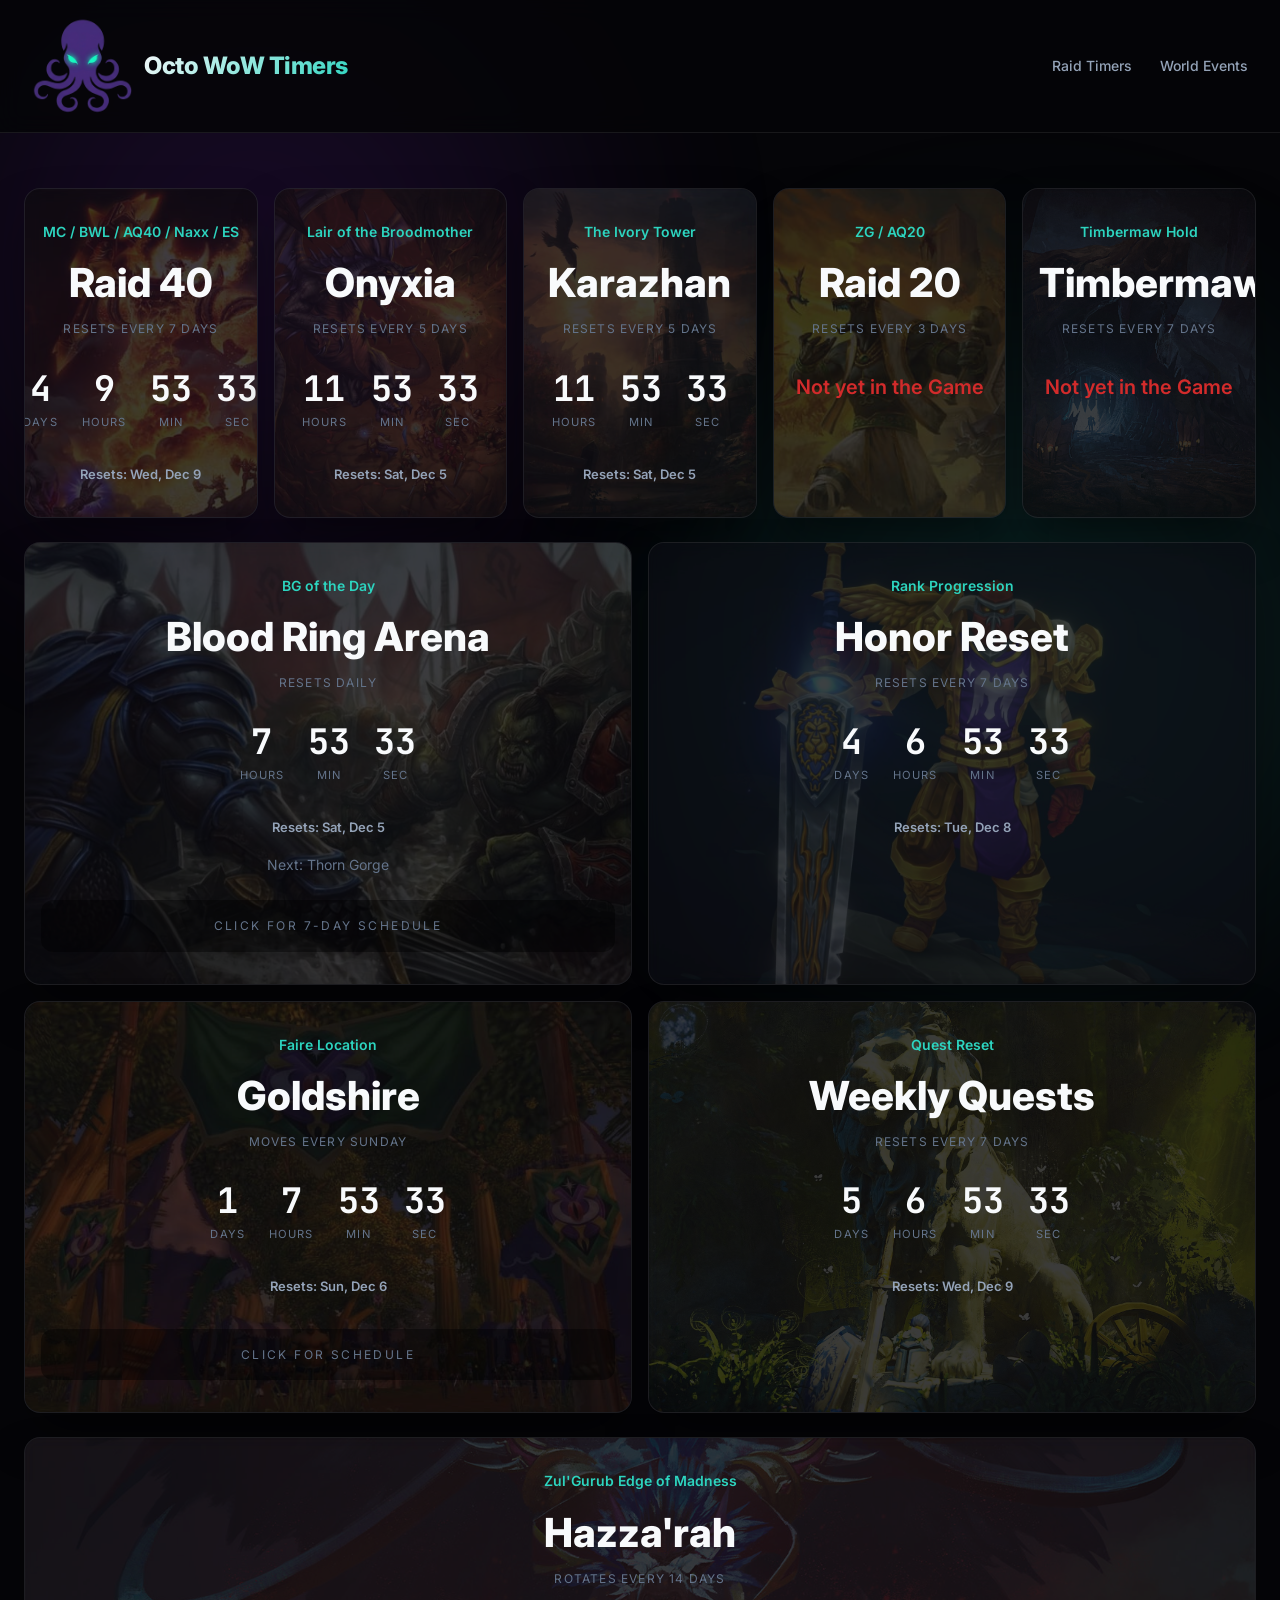
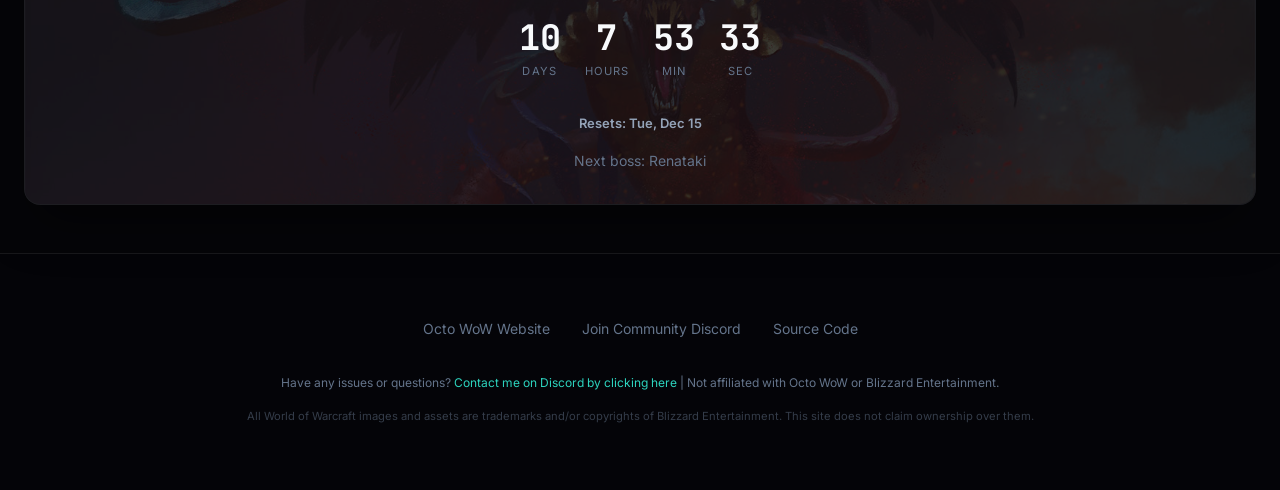
<file: index.html>
<!DOCTYPE html>
<html lang="en">

<head>
    <meta charset="UTF-8">
    <meta name="viewport" content="width=device-width, initial-scale=1.0">
    <title>Octo WoW Timers | Raid & BG Countdowns</title>
    <meta name="description"
        content="A lightweight countdown site for raid resets, battleground rotations, and world events on Octo WoW. Stay ahead of the reset.">
    <link rel="stylesheet" href="style.css">
    <link rel="icon" type="image/png" href="assets/logo.png">
    <link rel="preconnect" href="https://fonts.googleapis.com">
    <link rel="preconnect" href="https://fonts.gstatic.com" crossorigin>
    <link
        href="https://fonts.googleapis.com/css2?family=Inter:wght@400;500;600;700;800;900&family=JetBrains+Mono:wght@700&display=swap"
        rel="stylesheet">
</head>

<body>
    <header>
        <div class="header-content">
            <a href="index.html" style="text-decoration: none; color: inherit;">
                <div style="display: flex; align-items: center; gap: 0.75rem;">
                    <img src="assets/logo.png" alt="Octo WoW" style="width: 100px; height: 100px; border-radius: 8px;">
                    <h1>Octo WoW Timers</h1>
                </div>
            </a>
            <nav class="nav-links">
                <a href="#raid-timers">Raid Timers</a>
                <a href="#world-events" style="margin-left: 1.5rem;">World Events</a>
            </nav>
        </div>
    </header>

    <main>
        <div class="timer-grid" id="raid-timers">
            <!-- Raid 40 -->
            <div class="timer-card">
                <img src="assets/mc.jpg" alt="Raid 40">
                <div class="card-content">
                    <div class="subtitle">MC / BWL / AQ40 / Naxx / ES</div>
                    <h3>Raid 40</h3>
                    <div class="reset-info">Resets every 7 days</div>
                    <div class="countdown" id="raid40-timer">
                        <div class="countdown-item"><span class="countdown-value">0</span><span
                                class="countdown-label">Days</span></div>
                        <div class="countdown-item"><span class="countdown-value">0</span><span
                                class="countdown-label">Hours</span></div>
                        <div class="countdown-item"><span class="countdown-value">0</span><span
                                class="countdown-label">Min</span></div>
                        <div class="countdown-item"><span class="countdown-value">0</span><span
                                class="countdown-label">Sec</span></div>
                    </div>
                    <div class="reset-date" id="raid40-date">Resets: -- ---</div>
                </div>
            </div>

            <!-- Onyxia -->
            <div class="timer-card">
                <img src="assets/ony.jpg" alt="Onyxia">
                <div class="card-content">
                    <div class="subtitle">Lair of the Broodmother</div>
                    <h3>Onyxia</h3>
                    <div class="reset-info">Resets every 5 days</div>
                    <div class="countdown" id="onyxia-timer">
                        <div class="countdown-item"><span class="countdown-value">0</span><span
                                class="countdown-label">Days</span></div>
                        <div class="countdown-item"><span class="countdown-value">0</span><span
                                class="countdown-label">Hours</span></div>
                        <div class="countdown-item"><span class="countdown-value">0</span><span
                                class="countdown-label">Min</span></div>
                        <div class="countdown-item"><span class="countdown-value">0</span><span
                                class="countdown-label">Sec</span></div>
                    </div>
                    <div class="reset-date" id="onyxia-date">Resets: -- ---</div>
                </div>
            </div>

            <!-- Karazhan -->
            <div class="timer-card">
                <img src="assets/kara.jpg" alt="Karazhan">
                <div class="card-content">
                    <div class="subtitle">The Ivory Tower</div>
                    <h3>Karazhan</h3>
                    <div class="reset-info">Resets every 5 days</div>
                    <div class="countdown" id="karazhan-timer">
                        <div class="countdown-item"><span class="countdown-value">0</span><span
                                class="countdown-label">Days</span></div>
                        <div class="countdown-item"><span class="countdown-value">0</span><span
                                class="countdown-label">Hours</span></div>
                        <div class="countdown-item"><span class="countdown-value">0</span><span
                                class="countdown-label">Min</span></div>
                        <div class="countdown-item"><span class="countdown-value">0</span><span
                                class="countdown-label">Sec</span></div>
                    </div>
                    <div class="reset-date" id="karazhan-date">Resets: -- ---</div>
                </div>
            </div>

            <!-- Raid 20 -->
            <div class="timer-card">
                <img src="assets/aq20.jpg" alt="Raid 20">
                <div class="card-content">
                    <div class="subtitle">ZG / AQ20</div>
                    <h3>Raid 20</h3>
                    <div class="reset-info">Resets every 3 days</div>
                    <div class="countdown" id="raid20-timer">
                        <div class="countdown-item"><span class="countdown-value">0</span><span
                                class="countdown-label">Days</span></div>
                        <div class="countdown-item"><span class="countdown-value">0</span><span
                                class="countdown-label">Hours</span></div>
                        <div class="countdown-item"><span class="countdown-value">0</span><span
                                class="countdown-label">Min</span></div>
                        <div class="countdown-item"><span class="countdown-value">0</span><span
                                class="countdown-label">Sec</span></div>
                    </div>
                    <div class="reset-date" id="raid20-date">Resets: -- ---</div>
                </div>
            </div>

            <!-- Timbermaw Hold -->
            <div class="timer-card">
                <img src="assets/tmhold.jpg" alt="Timbermaw">
                <div class="card-content">
                    <div class="subtitle">Timbermaw Hold</div>
                    <h3>Timbermaw</h3>
                    <div class="reset-info">Resets every 7 days</div>
                    <div class="countdown" id="timbermaw-timer">
                        <div class="countdown-item"><span class="countdown-value">0</span><span
                                class="countdown-label">Days</span></div>
                        <div class="countdown-item"><span class="countdown-value">0</span><span
                                class="countdown-label">Hours</span></div>
                        <div class="countdown-item"><span class="countdown-value">0</span><span
                                class="countdown-label">Min</span></div>
                        <div class="countdown-item"><span class="countdown-value">0</span><span
                                class="countdown-label">Sec</span></div>
                    </div>
                    <div class="reset-date" id="timbermaw-date">Resets: -- ---</div>
                </div>
            </div>
        </div>

        <div class="timer-grid wide-grid" id="world-events">
            <!-- Battleground -->
            <a href="bg-schedule.html" class="timer-card schedule-card">
                <img src="assets/pvp.jpg" alt="Battleground">
                <div class="card-content">
                    <div class="subtitle">BG of the Day</div>
                    <h3 id="bg-name">Loading...</h3>
                    <div class="reset-info">Resets Daily</div>
                    <div class="countdown" id="bg-timer">
                        <div class="countdown-item"><span class="countdown-value">0</span><span
                                class="countdown-label">Hours</span></div>
                        <div class="countdown-item"><span class="countdown-value">0</span><span
                                class="countdown-label">Min</span></div>
                        <div class="countdown-item"><span class="countdown-value">0</span><span
                                class="countdown-label">Sec</span></div>
                    </div>
                    <div class="reset-date" id="bg-date">Resets: -- ---</div>
                    <div id="bg-next" style="margin-top: 1rem; color: var(--text-muted); font-size: 0.875rem;">Next: ...
                    </div>
                    <div class="schedule-footer">Click for 7-day schedule</div>
                </div>
            </a>

            <!-- Honor Reset -->
            <div class="timer-card">
                <img src="assets/honorreset.jpeg" alt="Honor Reset">
                <div class="card-content">
                    <div class="subtitle">Rank Progression</div>
                    <h3>Honor Reset</h3>
                    <div class="reset-info">Resets every 7 days</div>
                    <div class="countdown" id="honor-timer">
                        <div class="countdown-item"><span class="countdown-value">0</span><span
                                class="countdown-label">Days</span></div>
                        <div class="countdown-item"><span class="countdown-value">0</span><span
                                class="countdown-label">Hours</span></div>
                        <div class="countdown-item"><span class="countdown-value">0</span><span
                                class="countdown-label">Min</span></div>
                        <div class="countdown-item"><span class="countdown-value">0</span><span
                                class="countdown-label">Sec</span></div>
                    </div>
                    <div class="reset-date" id="honor-date">Resets: -- ---</div>
                </div>
            </div>

            <!-- Darkmoon Faire -->
            <a href="dmf-schedule.html" class="timer-card schedule-card">
                <img src="assets/darkmoon.webp" alt="Darkmoon Faire">
                <div class="card-content">
                    <div class="subtitle">Faire Location</div>
                    <h3 id="dmf-name">Loading...</h3>
                    <div class="reset-info">Moves every Sunday</div>
                    <div class="countdown" id="dmf-timer">
                        <div class="countdown-item"><span class="countdown-value">0</span><span
                                class="countdown-label">Days</span></div>
                        <div class="countdown-item"><span class="countdown-value">0</span><span
                                class="countdown-label">Hours</span></div>
                        <div class="countdown-item"><span class="countdown-value">0</span><span
                                class="countdown-label">Min</span></div>
                        <div class="countdown-item"><span class="countdown-value">0</span><span
                                class="countdown-label">Sec</span></div>
                    </div>
                    <div class="reset-date" id="dmf-date">Resets: -- ---</div>
                    <div class="schedule-footer" style="margin-top: 2rem;">Click for schedule</div>
                </div>
            </a>

            <!-- Weekly Quests -->
            <div class="timer-card">
                <img src="assets/questsreset.jpg" alt="Weekly Quests">
                <div class="card-content">
                    <div class="subtitle">Quest Reset</div>
                    <h3>Weekly Quests</h3>
                    <div class="reset-info">Resets every 7 days</div>
                    <div class="countdown" id="weeklyQuests-timer">
                        <div class="countdown-item"><span class="countdown-value">0</span><span
                                class="countdown-label">Days</span></div>
                        <div class="countdown-item"><span class="countdown-value">0</span><span
                                class="countdown-label">Hours</span></div>
                        <div class="countdown-item"><span class="countdown-value">0</span><span
                                class="countdown-label">Min</span></div>
                        <div class="countdown-item"><span class="countdown-value">0</span><span
                                class="countdown-label">Sec</span></div>
                    </div>
                    <div class="reset-date" id="weeklyQuests-date">Resets: -- ---</div>
                </div>
            </div>
        </div>

        <!-- Edge of Madness -->
        <div class="timer-grid" style="margin-top: 1.5rem;">
            <div class="timer-card" style="grid-column: 1 / -1;">
                <img src="assets/eom.jpg" alt="Edge of Madness">
                <div class="card-content">
                    <div class="subtitle">Zul'Gurub Edge of Madness</div>
                    <h3 id="eom-name">Loading...</h3>
                    <div class="reset-info">Rotates every 14 days</div>
                    <div class="countdown" id="eom-timer">
                        <div class="countdown-item"><span class="countdown-value">0</span><span
                                class="countdown-label">Days</span></div>
                        <div class="countdown-item"><span class="countdown-value">0</span><span
                                class="countdown-label">Hours</span></div>
                        <div class="countdown-item"><span class="countdown-value">0</span><span
                                class="countdown-label">Min</span></div>
                        <div class="countdown-item"><span class="countdown-value">0</span><span
                                class="countdown-label">Sec</span></div>
                    </div>
                    <div class="reset-date" id="eom-date">Resets: -- ---</div>
                    <div id="eom-next" style="margin-top: 1rem; color: var(--text-muted); font-size: 0.875rem;">Next
                        boss: ...</div>
                </div>
            </div>
        </div>
    </main>

    <footer>
        <div class="footer-links">
            <a href="https://octowow.st" target="_blank">Octo WoW Website</a>
            <a href="https://discord.gg/octowowfans" target="_blank">Join Community Discord</a>
            <a href="https://github.com/witchysofia/octotimers" target="_blank">Source Code</a>
        </div>
        <div class="footer-bottom">
            <p>Have any issues or questions? <a href="https://discordapp.com/users/234861338432765952" target="_blank">Contact me on Discord by clicking here</a> | Not affiliated with Octo WoW or Blizzard Entertainment.</p>
            <p style="opacity: 0.5; font-size: 0.7rem; max-width: 800px;">
                All World of Warcraft images and assets are trademarks and/or copyrights of Blizzard Entertainment. This site does not claim ownership over them.
            </p>
        </div>
    </footer>

    <script src="script.js"></script>
</body>

</html>
</file>
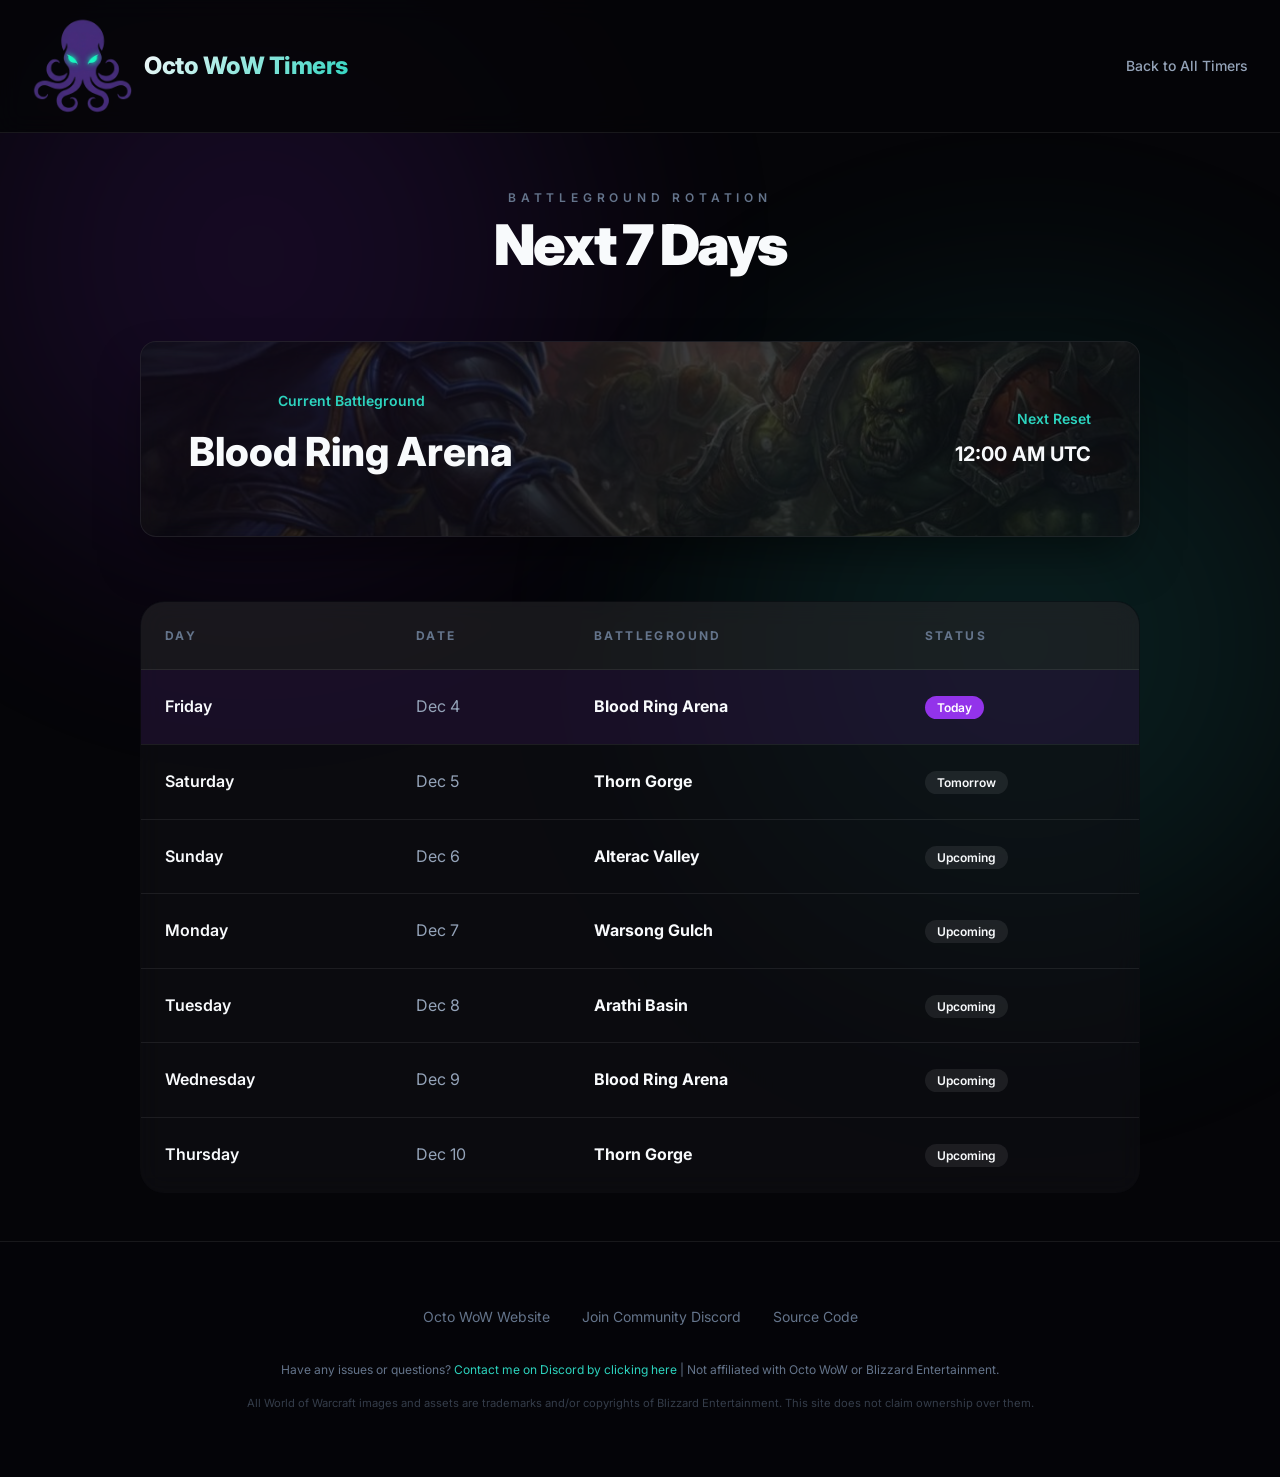
<file: bg-schedule.html>
<!DOCTYPE html>
<html lang="en">

<head>
    <meta charset="UTF-8">
    <meta name="viewport" content="width=device-width, initial-scale=1.0">
    <title>Battleground Schedule | Octo WoW Timers</title>
    <link rel="stylesheet" href="style.css">
    <link rel="icon" type="image/png" href="assets/logo.png">
    <link
        href="https://fonts.googleapis.com/css2?family=Inter:wght@400;500;600;700;800;900&family=JetBrains+Mono:wght@700&display=swap"
        rel="stylesheet">
    <style>
        .schedule-table {
            width: 100%;
            max-width: 1000px;
            background: var(--card-bg);
            backdrop-filter: blur(12px);
            border: 1px solid var(--glass-border);
            border-radius: 1.5rem;
            overflow: hidden;
            margin-top: 2rem;
            border-collapse: collapse;
        }

        .schedule-table th,
        .schedule-table td {
            padding: 1.5rem;
            text-align: left;
            border-bottom: 1px solid var(--glass-border);
        }

        .schedule-table th {
            background: rgba(255, 255, 255, 0.05);
            font-size: 0.75rem;
            text-transform: uppercase;
            letter-spacing: 0.2em;
            color: var(--text-muted);
        }

        .schedule-table tr:last-child td {
            border-bottom: none;
        }

        .current-day {
            background: rgba(147, 51, 234, 0.1);
        }

        .status-badge {
            padding: 0.25rem 0.75rem;
            border-radius: 2rem;
            font-size: 0.75rem;
            font-weight: 600;
            background: var(--glass-border);
        }

        .status-today {
            background: var(--accent-purple);
            color: white;
        }
    </style>
</head>

<body>
    <header>
        <div class="header-content">
            <a href="index.html" style="text-decoration: none; color: inherit;">
                <div style="display: flex; align-items: center; gap: 0.75rem;">
                    <img src="assets/logo.png" alt="Octo WoW" style="width: 100px; height: 100px; border-radius: 8px;">
                    <h1>Octo WoW Timers</h1>
                </div>
            </a>
            <nav class="nav-links">
                <a href="index.html">Back to All Timers</a>
            </nav>
        </div>
    </header>

    <main>
        <section class="hero">
            <p>Battleground Rotation</p>
            <h2>Next 7 Days</h2>
        </section>

        <div class="timer-card" style="max-width: 1000px; width: 100%; margin-bottom: 2rem; padding: 3rem;">
            <img src="assets/pvp.jpg" alt="PVP">
            <div class="card-content"
                style="display: flex; justify-content: space-between; align-items: center; flex-wrap: wrap; gap: 2rem;">
                <div>
                    <div class="subtitle">Current Battleground</div>
                    <h3 id="current-bg">Loading...</h3>
                </div>
                <div style="text-align: right;">
                    <div class="subtitle">Next Reset</div>
                    <div id="next-reset-time" style="font-weight: 700; font-size: 1.25rem;">--:--:--</div>
                </div>
            </div>
        </div>

        <table class="schedule-table">
            <thead>
                <tr>
                    <th>Day</th>
                    <th>Date</th>
                    <th>Battleground</th>
                    <th>Status</th>
                </tr>
            </thead>
            <tbody id="schedule-body">
                <!-- Populated by JS -->
            </tbody>
        </table>
    </main>

    <footer>
        <div class="footer-links">
            <a href="https://octowow.st" target="_blank">Octo WoW Website</a>
            <a href="https://discord.gg/octowowfans" target="_blank">Join Community Discord</a>
            <a href="https://github.com/witchysofia/octotimers" target="_blank">Source Code</a>
        </div>
        <div class="footer-bottom">
            <p>Have any issues or questions? <a href="https://discordapp.com/users/234861338432765952" target="_blank">Contact me on Discord by clicking here</a> | Not affiliated with Octo WoW or Blizzard Entertainment.</p>
            <p style="opacity: 0.5; font-size: 0.7rem; max-width: 800px;">
                All World of Warcraft images and assets are trademarks and/or copyrights of Blizzard Entertainment. This site does not claim ownership over them.
            </p>
        </div>
    </footer>
    <script>
        const REFERENCE_BG = '13/10/2023 00:00:00';
        const BG_ROTATION = ['Alterac Valley', 'Warsong Gulch', 'Arathi Basin', 'Blood Ring Arena', 'Thorn Gorge'];

        function parseDate(str) {
            const [date, time] = str.split(' ');
            const [d, m, y] = date.split('/').map(Number);
            const [hh, mm, ss] = time.split(':').map(Number);
            return Date.UTC(y, m - 1, d, hh, mm, ss);
        }

        function getRotationIndexForDate(timestamp) {
            const refTime = parseDate(REFERENCE_BG);
            const dayMs = 24 * 60 * 60 * 1000;
            const daysSince = Math.floor((timestamp - refTime) / dayMs);
            return ((daysSince % BG_ROTATION.length) + BG_ROTATION.length) % BG_ROTATION.length;
        }

        function renderSchedule() {
            const now = new Date();
            const startUtc = Date.UTC(now.getUTCFullYear(), now.getUTCMonth(), now.getUTCDate());
            const tbody = document.getElementById('schedule-body');
            const currentBgEl = document.getElementById('current-bg');
            const nextResetEl = document.getElementById('next-reset-time');

            // Next Reset (Daily)
            const dayMs = 24 * 60 * 60 * 1000;
            const nextResetTs = startUtc + dayMs;
            nextResetEl.textContent = new Date(nextResetTs).toLocaleTimeString(undefined, { hour: '2-digit', minute: '2-digit', timeZoneName: 'short' });

            let html = '';
            for (let i = 0; i < 7; i++) {
                const ts = startUtc + (i * dayMs);
                const idx = getRotationIndexForDate(ts);
                const date = new Date(ts);
                const isToday = i === 0;

                if (isToday) currentBgEl.textContent = BG_ROTATION[idx];

                html += `
                    <tr class="${isToday ? 'current-day' : ''}">
                        <td style="font-weight: 600;">${date.toLocaleDateString(undefined, { weekday: 'long' })}</td>
                        <td style="color: var(--text-secondary);">${date.toLocaleDateString(undefined, { day: 'numeric', month: 'short' })}</td>
                        <td style="font-weight: 700;">${BG_ROTATION[idx]}</td>
                        <td><span class="status-badge ${isToday ? 'status-today' : ''}">${isToday ? 'Today' : i === 1 ? 'Tomorrow' : 'Upcoming'}</span></td>
                    </tr>
                `;
            }
            tbody.innerHTML = html;
        }

        renderSchedule();
    </script>
</body>

</html>
</file>
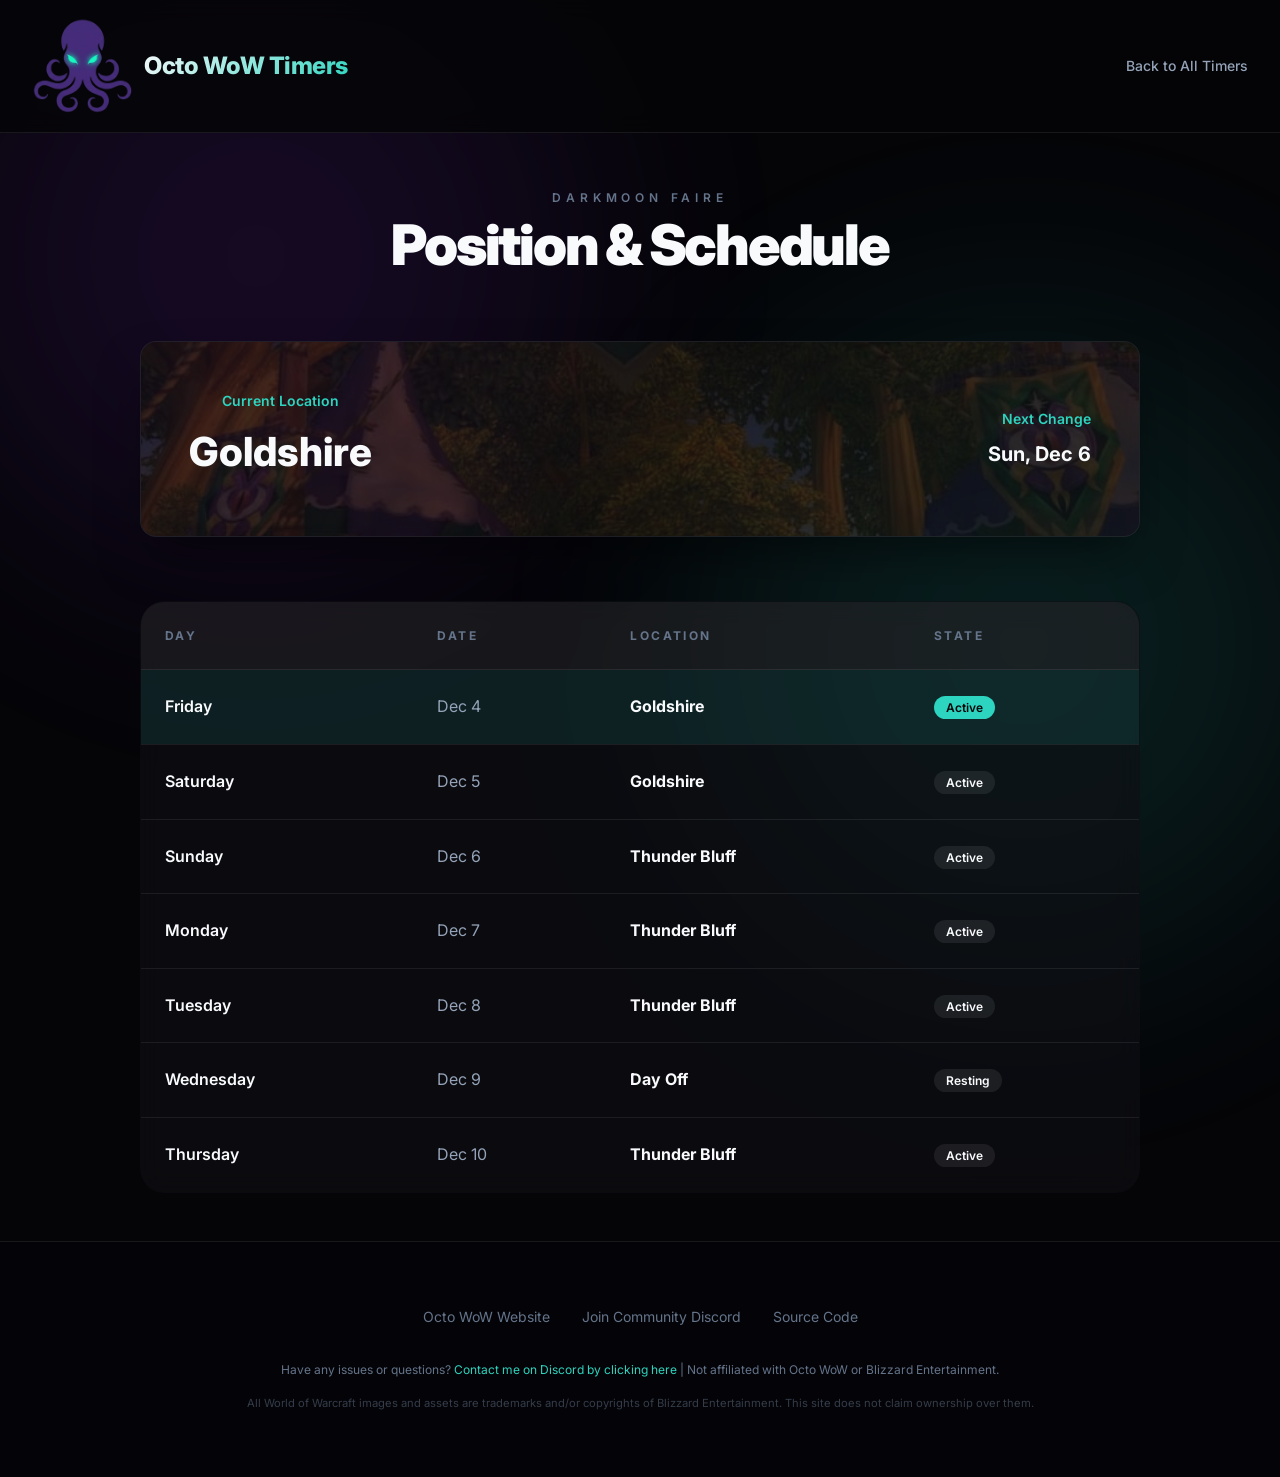
<file: dmf-schedule.html>
<!DOCTYPE html>
<html lang="en">

<head>
    <meta charset="UTF-8">
    <meta name="viewport" content="width=device-width, initial-scale=1.0">
    <title>Darkmoon Faire Schedule | Octo WoW Timers</title>
    <link rel="stylesheet" href="style.css">
    <link rel="icon" type="image/png" href="assets/logo.png">
    <link
        href="https://fonts.googleapis.com/css2?family=Inter:wght@400;500;600;700;800;900&family=JetBrains+Mono:wght@700&display=swap"
        rel="stylesheet">
    <style>
        .schedule-table {
            width: 100%;
            max-width: 1000px;
            background: var(--card-bg);
            backdrop-filter: blur(12px);
            border: 1px solid var(--glass-border);
            border-radius: 1.5rem;
            overflow: hidden;
            margin-top: 2rem;
            border-collapse: collapse;
        }

        .schedule-table th,
        .schedule-table td {
            padding: 1.5rem;
            text-align: left;
            border-bottom: 1px solid var(--glass-border);
        }

        .schedule-table th {
            background: rgba(255, 255, 255, 0.05);
            font-size: 0.75rem;
            text-transform: uppercase;
            letter-spacing: 0.2em;
            color: var(--text-muted);
        }

        .schedule-table tr:last-child td {
            border-bottom: none;
        }

        .current-day {
            background: rgba(45, 212, 191, 0.1);
        }

        .status-badge {
            padding: 0.25rem 0.75rem;
            border-radius: 2rem;
            font-size: 0.75rem;
            font-weight: 600;
            background: var(--glass-border);
        }

        .status-today {
            background: var(--accent-teal);
            color: #050508;
        }
    </style>
</head>

<body>
    <header>
        <div class="header-content">
            <a href="index.html" style="text-decoration: none; color: inherit;">
                <div style="display: flex; align-items: center; gap: 0.75rem;">
                    <img src="assets/logo.png" alt="Octo WoW" style="width: 100px; height: 100px; border-radius: 8px;">
                    <h1>Octo WoW Timers</h1>
                </div>
            </a>
            <nav class="nav-links">
                <a href="index.html">Back to All Timers</a>
            </nav>
        </div>
    </header>

    <main>
        <section class="hero">
            <p>Darkmoon Faire</p>
            <h2>Position & Schedule</h2>
        </section>

        <div class="timer-card" style="max-width: 1000px; width: 100%; margin-bottom: 2rem; padding: 3rem;">
            <img src="assets/darkmoon.webp" alt="DMF">
            <div class="card-content"
                style="display: flex; justify-content: space-between; align-items: center; flex-wrap: wrap; gap: 2rem;">
                <div>
                    <div class="subtitle">Current Location</div>
                    <h3 id="current-loc">Loading...</h3>
                </div>
                <div style="text-align: right;">
                    <div class="subtitle">Next Change</div>
                    <div id="next-change-time" style="font-weight: 700; font-size: 1.25rem;">--:--:--</div>
                </div>
            </div>
        </div>

        <table class="schedule-table">
            <thead>
                <tr>
                    <th>Day</th>
                    <th>Date</th>
                    <th>Location</th>
                    <th>State</th>
                </tr>
            </thead>
            <tbody id="schedule-body">
                <!-- Populated by JS -->
            </tbody>
        </table>
    </main>

    <footer>
        <div class="footer-links">
            <a href="https://octowow.st" target="_blank">Octo WoW Website</a>
            <a href="https://discord.gg/octowowfans" target="_blank">Join Community Discord</a>
            <a href="https://github.com/witchysofia/octotimers" target="_blank">Source Code</a>
        </div>
        <div class="footer-bottom">
            <p>Have any issues or questions? <a href="https://discordapp.com/users/234861338432765952" target="_blank">Contact me on Discord by clicking here</a> | Not affiliated with Octo WoW or Blizzard Entertainment.</p>
            <p style="opacity: 0.5; font-size: 0.7rem; max-width: 800px;">
                All World of Warcraft images and assets are trademarks and/or copyrights of Blizzard Entertainment. This site does not claim ownership over them.
            </p>
        </div>
    </footer>
    <script>
        const REFERENCE_DMF = '15/10/2023 00:00:00';
        const DMF_LOCATIONS = ['Thunder Bluff', 'Goldshire'];

        function parseDate(str) {
            const [date, time] = str.split(' ');
            const [d, m, y] = date.split('/').map(Number);
            const [hh, mm, ss] = time.split(':').map(Number);
            return Date.UTC(y, m - 1, d, hh, mm, ss);
        }

        function getDMFStateForDate(timestamp) {
            const refTime = parseDate(REFERENCE_DMF);
            const weekMs = 7 * 24 * 60 * 60 * 1000;
            const weeksSince = Math.floor((timestamp - refTime) / weekMs);
            const locIdx = ((weeksSince % DMF_LOCATIONS.length) + DMF_LOCATIONS.length) % DMF_LOCATIONS.length;

            const date = new Date(timestamp);
            const isDayOff = date.getUTCDay() === 3; // Wednesday is day off in source

            return {
                location: isDayOff ? 'Day Off' : DMF_LOCATIONS[locIdx],
                state: isDayOff ? 'Resting' : 'Active'
            };
        }

        function renderSchedule() {
            const now = new Date();
            const startUtc = Date.UTC(now.getUTCFullYear(), now.getUTCMonth(), now.getUTCDate());
            const tbody = document.getElementById('schedule-body');
            const currentLocEl = document.getElementById('current-loc');
            const nextChangeEl = document.getElementById('next-change-time');

            const weekMs = 7 * 24 * 60 * 60 * 1000;
            const refTime = parseDate(REFERENCE_DMF);
            const nextChangeTs = refTime + (Math.floor((Date.now() - refTime) / weekMs) + 1) * weekMs;
            nextChangeEl.textContent = new Date(nextChangeTs).toLocaleDateString(undefined, { weekday: 'short', day: 'numeric', month: 'short' });

            let html = '';
            for (let i = 0; i < 7; i++) {
                const ts = startUtc + (i * 24 * 60 * 60 * 1000);
                const state = getDMFStateForDate(ts);
                const date = new Date(ts);
                const isToday = i === 0;

                if (isToday) currentLocEl.textContent = state.location;

                html += `
                    <tr class="${isToday ? 'current-day' : ''}">
                        <td style="font-weight: 600;">${date.toLocaleDateString(undefined, { weekday: 'long' })}</td>
                        <td style="color: var(--text-secondary);">${date.toLocaleDateString(undefined, { day: 'numeric', month: 'short' })}</td>
                        <td style="font-weight: 700;">${state.location}</td>
                        <td><span class="status-badge ${isToday ? 'status-today' : ''}">${state.state}</span></td>
                    </tr>
                `;
            }
            tbody.innerHTML = html;
        }

        renderSchedule();
    </script>
</body>

</html>
</file>
<file: style.css>
:root {
    --bg-color: #050508;
    --card-bg: rgba(15, 15, 20, 0.6);
    --accent-purple: #9333ea;
    --accent-teal: #2dd4bf;
    --accent-pink: #f472b6;
    --text-primary: #f8fafc;
    --text-secondary: #94a3b8;
    --text-muted: #64748b;
    --glass-border: rgba(255, 255, 255, 0.08);
    --shadow-premium: 0 25px 50px -12px rgba(0, 0, 0, 0.5);
    --font-family: 'Inter', system-ui, -apple-system, sans-serif;
    --font-mono: 'JetBrains Mono', 'Fira Code', monospace;
    --header-height: 160px;
}

html {
    scroll-behavior: smooth;
}

* {
    margin: 0;
    padding: 0;
    box-sizing: border-box;
}

body {
    background-color: var(--bg-color);
    color: var(--text-primary);
    font-family: var(--font-family);
    line-height: 1.6;
    min-height: 100vh;
    display: flex;
    flex-direction: column;
    overflow-x: hidden;
}

/* Octopus Ambient Glows */
body::before, body::after {
    content: '';
    position: fixed;
    width: 60vw;
    height: 60vw;
    border-radius: 50%;
    z-index: -1;
    filter: blur(100px);
    opacity: 0.15;
    pointer-events: none;
}

body::before {
    top: -10vw;
    left: -10vw;
    background: radial-gradient(circle, var(--accent-purple), transparent);
}

body::after {
    bottom: -10vw;
    right: -10vw;
    background: radial-gradient(circle, var(--accent-teal), transparent);
}

header {
    width: 100%;
    padding: 1rem 2rem;
    position: fixed;
    top: 0;
    z-index: 100;
    background: rgba(5, 5, 8, 0.85);
    backdrop-filter: blur(12px);
    border-bottom: 1px solid var(--glass-border);
    display: flex;
    justify-content: center;
}

.header-content {
    max-width: 1400px;
    width: 100%;
    display: flex;
    justify-content: space-between;
    align-items: center;
}

h1 {
    font-size: 1.5rem;
    font-weight: 800;
    letter-spacing: -0.02em;
    background: linear-gradient(135deg, var(--text-primary), var(--accent-teal));
    -webkit-background-clip: text;
    -webkit-text-fill-color: transparent;
}

.nav-links a {
    color: var(--text-secondary);
    text-decoration: none;
    font-size: 0.875rem;
    font-weight: 500;
    transition: color 0.2s ease;
}

.nav-links a:hover {
    color: var(--text-primary);
}

main {
    margin-top: 140px;
    padding: 3rem 1.5rem;
    flex: 1;
    display: flex;
    flex-direction: column;
    align-items: center;
}

.hero {
    text-align: center;
    margin-bottom: 4rem;
}

.hero p {
    color: var(--text-muted);
    text-transform: uppercase;
    letter-spacing: 0.4em;
    font-size: 0.75rem;
    font-weight: 600;
    margin-bottom: 0.5rem;
}

.hero h2 {
    font-size: 3.5rem;
    font-weight: 900;
    letter-spacing: -0.04em;
    line-height: 1.1;
}

.timer-grid {
    display: grid;
    grid-template-columns: repeat(5, 1fr);
    gap: 1rem;
    width: 100%;
    max-width: 1400px;
    scroll-margin-top: var(--header-height);
}

@media (max-width: 1200px) {
    .timer-grid {
        grid-template-columns: 1fr;
    }
}

.timer-card {
    position: relative;
    background: var(--card-bg);
    border: 1px solid var(--glass-border);
    border-radius: 1rem;
    padding: 2rem 1rem;
    overflow: hidden;
    transition: transform 0.3s cubic-bezier(0.34, 1.56, 0.64, 1), border-color 0.3s ease;
    cursor: default;
    display: flex;
    flex-direction: column;
    align-items: center;
    text-align: center;
    box-shadow: var(--shadow-premium);
    backdrop-filter: blur(8px);
}

.timer-card:hover {
    transform: translateY(-8px);
    border-color: rgba(255, 255, 255, 0.2);
}

.timer-card img {
    position: absolute;
    top: 0;
    left: 0;
    width: 100%;
    height: 100%;
    object-fit: cover;
    opacity: 0.2;
    z-index: 0;
    transition: transform 0.5s ease;
}

.timer-card:hover img {
    transform: scale(1.05);
}

.card-content {
    position: relative;
    z-index: 1;
    width: 100%;
}

.timer-card h3 {
    font-size: 2.5rem;
    font-weight: 800;
    margin-bottom: 0.25rem;
}

.timer-card .subtitle {
    color: var(--accent-teal);
    font-size: 0.875rem;
    font-weight: 600;
    margin-bottom: 0.5rem;
}

.timer-card .reset-info {
    color: var(--text-muted);
    font-size: 0.75rem;
    text-transform: uppercase;
    letter-spacing: 0.1em;
    margin-bottom: 2rem;
}

.countdown {
    display: flex;
    justify-content: center;
    gap: 1.5rem;
}

.countdown-item {
    display: flex;
    flex-direction: column;
}

.countdown-value {
    font-family: var(--font-mono);
    font-size: 2.2rem;
    font-weight: 700;
    line-height: 1;
}

.countdown-label {
    font-size: 0.7rem;
    color: var(--text-muted);
    text-transform: uppercase;
    letter-spacing: 0.1em;
    margin-top: 0.5rem;
}

.reset-date {
    margin-top: 2rem;
    font-size: 0.8125rem;
    font-weight: 600;
    color: var(--text-secondary);
}

/* Special sections */
.wide-grid {
    grid-template-columns: repeat(2, 1fr);
    margin-top: 1.5rem;
    scroll-margin-top: var(--header-height);
}

@media (max-width: 900px) {
    .wide-grid {
        grid-template-columns: 1fr;
    }
}

.schedule-card {
    text-decoration: none;
    cursor: pointer;
    color: inherit;
}

.schedule-footer {
    width: 100%;
    padding: 1rem;
    background: rgba(0, 0, 0, 0.4);
    margin-top: 1.5rem;
    border-radius: 0.75rem;
    font-size: 0.75rem;
    color: var(--text-muted);
    text-transform: uppercase;
    letter-spacing: 0.2em;
}

.schedule-card:hover .schedule-footer {
    color: var(--text-primary);
}

footer {
    padding: 4rem 2rem;
    background: rgba(5, 5, 8, 0.5);
    border-top: 1px solid var(--glass-border);
    display: flex;
    flex-direction: column;
    align-items: center;
}

.footer-links {
    display: flex;
    gap: 2rem;
    margin-bottom: 2rem;
}

.footer-links a {
    color: var(--text-muted);
    text-decoration: none;
    font-size: 0.875rem;
    transition: color 0.2s ease;
}

.footer-links a:hover {
    color: var(--text-primary);
}

.footer-bottom {
    display: flex;
    flex-direction: column;
    align-items: center;
    gap: 1rem;
    width: 100%;
    max-width: 1400px;
    color: var(--text-muted);
    font-size: 0.75rem;
    text-align: center;
}

.footer-bottom a {
    color: var(--accent-teal);
    text-decoration: none;
}

/* Modals */
.modal {
    position: fixed;
    inset: 0;
    background: rgba(0, 0, 0, 0.85);
    backdrop-filter: blur(10px);
    display: flex;
    align-items: center;
    justify-content: center;
    z-index: 1000;
    padding: 1.5rem;
    opacity: 0;
    pointer-events: none;
    transition: opacity 0.3s ease;
}

.modal.active {
    opacity: 1;
    pointer-events: auto;
}

.modal-content {
    background: #0f0f14;
    border: 1px solid var(--glass-border);
    border-radius: 2rem;
    max-width: 600px;
    width: 100%;
    padding: 3rem;
    position: relative;
    transform: scale(0.9);
    transition: transform 0.3s cubic-bezier(0.34, 1.56, 0.64, 1);
}

.modal.active .modal-content {
    transform: scale(1);
}

.close-modal {
    position: absolute;
    top: 1.5rem;
    right: 1.5rem;
    background: none;
    border: none;
    color: var(--text-muted);
    font-size: 2rem;
    cursor: pointer;
}

/* Mobile adjustments */
@media (max-width: 768px) {
    .hero h2 {
        font-size: 2.5rem;
    }
    .timer-card h3 {
        font-size: 2rem;
    }
    .wide-grid {
        grid-template-columns: 1fr;
    }
}
</file>
